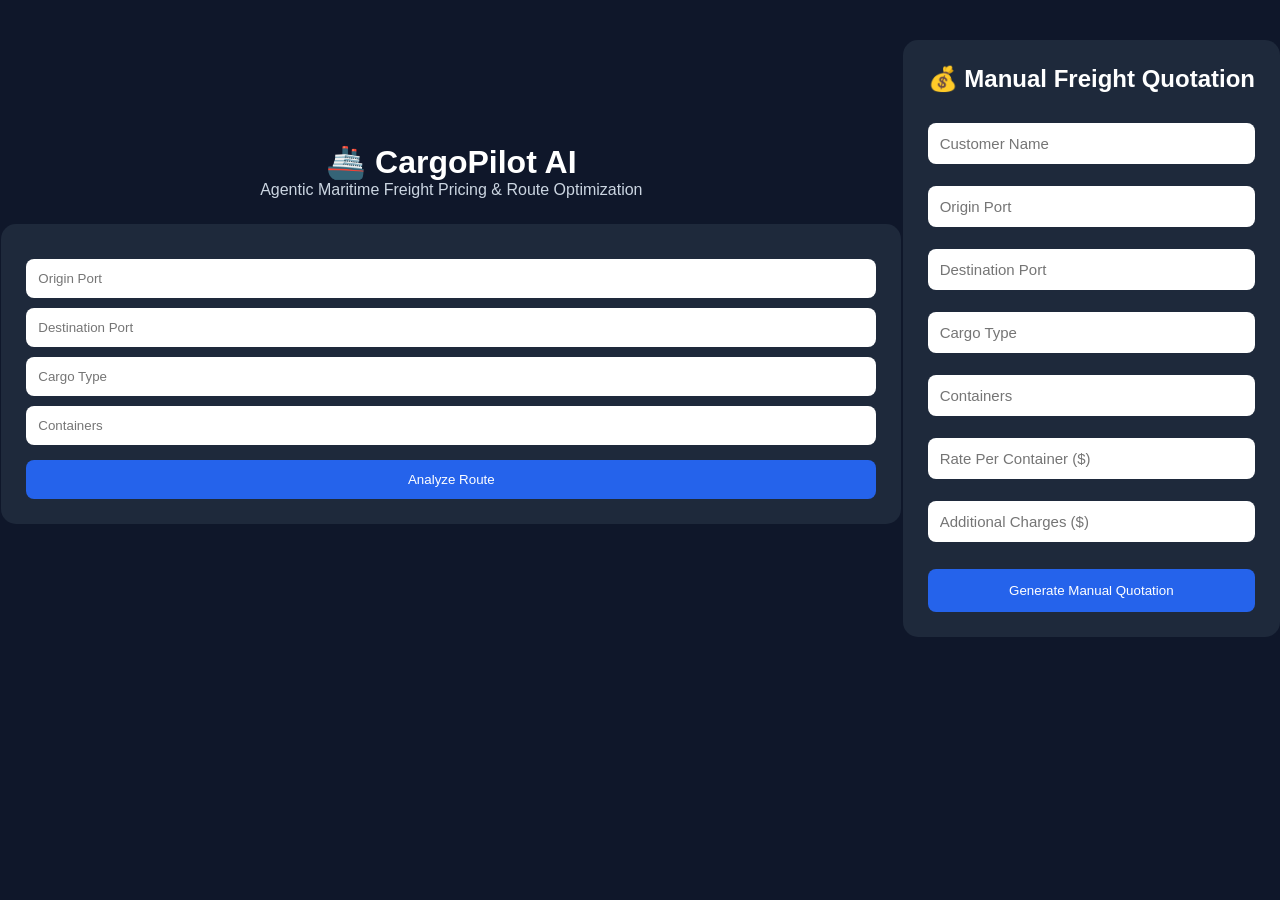
<file: frontend/index.html>
<!DOCTYPE html>
<html>
<head>
    <title>CargoPilot AI</title>
    <link rel="stylesheet" href="style.css">
</head>
<body>

<div class="container">

    <h1>🚢 CargoPilot AI</h1>
    <p>Agentic Maritime Freight Pricing & Route Optimization</p>

    <div class="card">

        <input type="text"
               id="origin"
               placeholder="Origin Port">

        <input type="text"
               id="destination"
               placeholder="Destination Port">

        <input type="text"
               id="cargo"
               placeholder="Cargo Type">

        <input type="number"
               id="containers"
               placeholder="Containers">

        <button onclick="analyzeRoute()">
            Analyze Route
        </button>

    </div>

    <div id="result"></div>

</div>

<script src="script.js"></script>

</body>
</html>
<section class="manual-quotation">

    <h2>💰 Manual Freight Quotation</h2>

    <div class="quotation-form">

        <input type="text" id="customerName"
            placeholder="Customer Name">

        <input type="text" id="manualOrigin"
            placeholder="Origin Port">

        <input type="text" id="manualDestination"
            placeholder="Destination Port">

        <input type="text" id="manualCargo"
            placeholder="Cargo Type">

        <input type="number" id="manualContainers"
            placeholder="Containers">

        <input type="number" id="ratePerContainer"
            placeholder="Rate Per Container ($)">

        <input type="number" id="additionalCharges"
            placeholder="Additional Charges ($)">

        <button onclick="generateManualQuotation()">
            Generate Manual Quotation
        </button>

    </div>

    <div id="manualQuotationResult"></div>

</section>
</file>
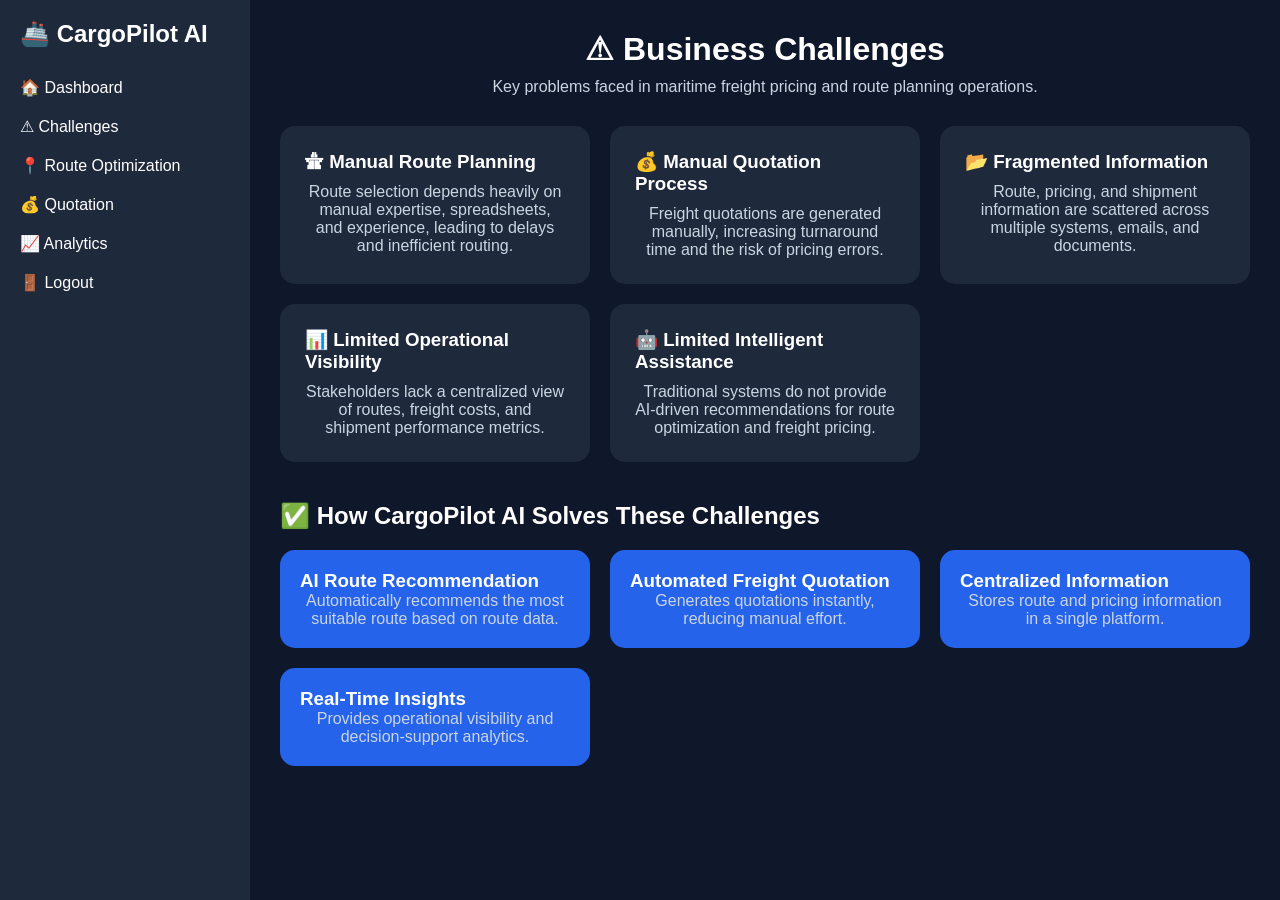
<file: frontend/challenges.html>
<!DOCTYPE html>
<html lang="en">
<head>
    <meta charset="UTF-8">
    <meta name="viewport" content="width=device-width, initial-scale=1.0">
    <title>Business Challenges | CargoPilot AI</title>
    <link rel="stylesheet" href="style.css">
</head>
<body>

    <!-- Sidebar -->
    <div class="sidebar">

        <h2>🚢 CargoPilot AI</h2>

        <ul>
            <li><a href="dashboard.html">🏠 Dashboard</a></li>
            <li><a href="challenges.html">⚠ Challenges</a></li>
            <li><a href="route-optimization.html">📍 Route Optimization</a></li>
            <li><a href="quotation.html">💰 Quotation</a></li>
            <li><a href="analytics.html">📈 Analytics</a></li>
            <li><a href="login.html">🚪 Logout</a></li>
        </ul>

    </div>

    <!-- Main Content -->
    <div class="main-content">

        <div class="page-header">
            <h1>⚠ Business Challenges</h1>
            <p>
                Key problems faced in maritime freight pricing
                and route planning operations.
            </p>
        </div>

        <div class="challenge-grid">

            <div class="challenge-card">
                <h3>🛣 Manual Route Planning</h3>
                <p>
                    Route selection depends heavily on manual
                    expertise, spreadsheets, and experience,
                    leading to delays and inefficient routing.
                </p>
            </div>

            <div class="challenge-card">
                <h3>💰 Manual Quotation Process</h3>
                <p>
                    Freight quotations are generated manually,
                    increasing turnaround time and the risk
                    of pricing errors.
                </p>
            </div>

            <div class="challenge-card">
                <h3>📂 Fragmented Information</h3>
                <p>
                    Route, pricing, and shipment information
                    are scattered across multiple systems,
                    emails, and documents.
                </p>
            </div>

            <div class="challenge-card">
                <h3>📊 Limited Operational Visibility</h3>
                <p>
                    Stakeholders lack a centralized view of
                    routes, freight costs, and shipment
                    performance metrics.
                </p>
            </div>

            <div class="challenge-card">
                <h3>🤖 Limited Intelligent Assistance</h3>
                <p>
                    Traditional systems do not provide
                    AI-driven recommendations for route
                    optimization and freight pricing.
                </p>
            </div>

        </div>

        <!-- Solution Section -->

        <div class="solution-section">

            <h2>✅ How CargoPilot AI Solves These Challenges</h2>

            <div class="solution-grid">

                <div class="solution-card">
                    <h3>AI Route Recommendation</h3>
                    <p>
                        Automatically recommends the most
                        suitable route based on route data.
                    </p>
                </div>

                <div class="solution-card">
                    <h3>Automated Freight Quotation</h3>
                    <p>
                        Generates quotations instantly,
                        reducing manual effort.
                    </p>
                </div>

                <div class="solution-card">
                    <h3>Centralized Information</h3>
                    <p>
                        Stores route and pricing information
                        in a single platform.
                    </p>
                </div>

                <div class="solution-card">
                    <h3>Real-Time Insights</h3>
                    <p>
                        Provides operational visibility and
                        decision-support analytics.
                    </p>
                </div>

            </div>

        </div>

    </div>

</body>
</html>
</file>
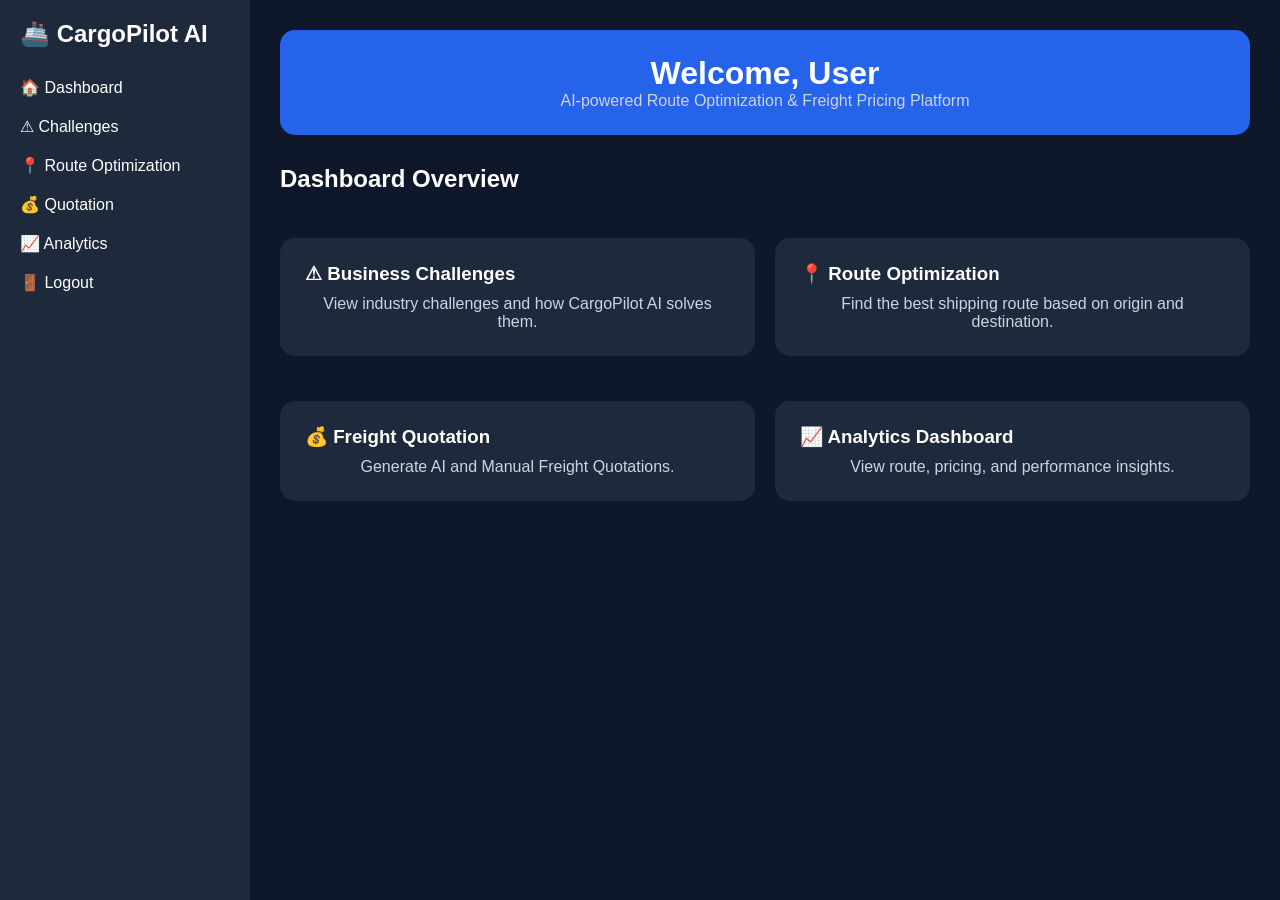
<file: frontend/dashboard.html>
<!DOCTYPE html>
<html lang="en">
<head>
    <meta charset="UTF-8">
    <meta name="viewport" content="width=device-width, initial-scale=1.0">
    <title>CargoPilot AI Dashboard</title>
    <link rel="stylesheet" href="style.css">
</head>
<body>

    <!-- Sidebar -->
    <div class="sidebar">

        <h2>🚢 CargoPilot AI</h2>

        <ul>
            <li><a href="dashboard.html">🏠 Dashboard</a></li>
            <li><a href="challenges.html">⚠ Challenges</a></li>
            <li><a href="route-optimization.html">📍 Route Optimization</a></li>
            <li><a href="quotation.html">💰 Quotation</a></li>
            <li><a href="analytics.html">📈 Analytics</a></li>
            <li><a href="login.html">🚪 Logout</a></li>
        </ul>

    </div>

    <!-- Main Content -->
    <div class="main-content">

        <div class="welcome-banner">

            <h1>
                Welcome,
                <span id="username">User</span>
            </h1>

            <p>
                AI-powered Route Optimization &
                Freight Pricing Platform
            </p>

        </div>

        <h2>Dashboard Overview</h2>

        <div class="dashboard-cards">

            <div class="card"
                 onclick="window.location.href='challenges.html'">

                <h3>⚠ Business Challenges</h3>

                <p>
                    View industry challenges and
                    how CargoPilot AI solves them.
                </p>

            </div>

            <div class="card"
                 onclick="window.location.href='route-optimization.html'">

                <h3>📍 Route Optimization</h3>

                <p>
                    Find the best shipping route
                    based on origin and destination.
                </p>

            </div>

            <div class="card"
                 onclick="window.location.href='quotation.html'">

                <h3>💰 Freight Quotation</h3>

                <p>
                    Generate AI and Manual
                    Freight Quotations.
                </p>

            </div>

            <div class="card"
                 onclick="window.location.href='analytics.html'">

                <h3>📈 Analytics Dashboard</h3>

                <p>
                    View route, pricing,
                    and performance insights.
                </p>

            </div>

        </div>

    </div>

<script>

const username =
    localStorage.getItem("username");

if(username){
    document.getElementById("username")
        .innerText = username;
}

</script>

</body>
</html>
</file>
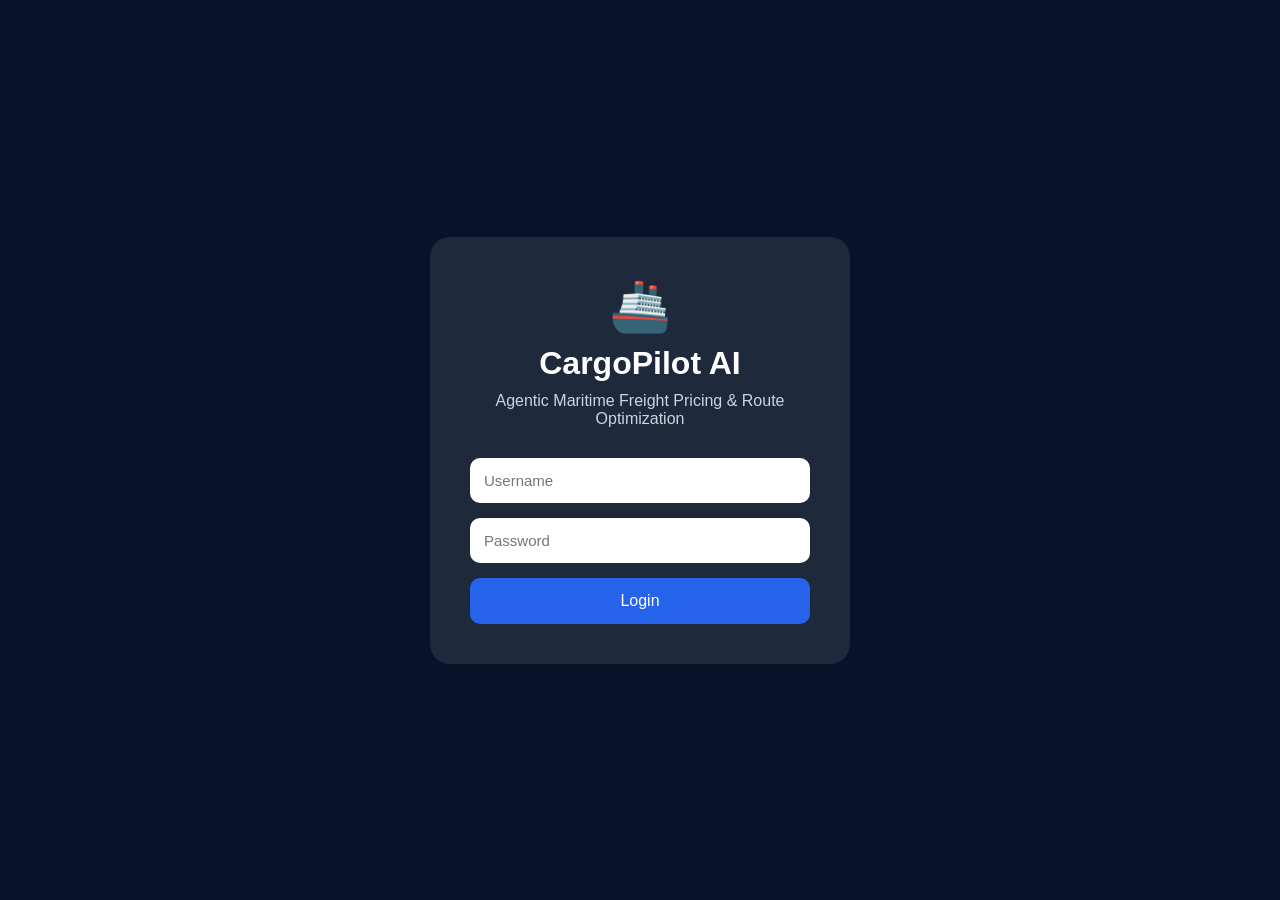
<file: frontend/logi.html>
<!DOCTYPE html>
<html lang="en">
<head>
    <meta charset="UTF-8">
    <meta name="viewport" content="width=device-width, initial-scale=1.0">
    <title>CargoPilot AI Login</title>

    <style>

        *{
            margin:0;
            padding:0;
            box-sizing:border-box;
            font-family:Arial,sans-serif;
        }

        body{
            height:100vh;
            display:flex;
            justify-content:center;
            align-items:center;
            background:#081229;
        }

        .login-container{

            width:420px;
            background:#1e293b;
            padding:40px;
            border-radius:20px;
            text-align:center;
            color:white;

        }

        .logo{
            font-size:50px;
            margin-bottom:10px;
        }

        h1{
            margin-bottom:10px;
        }

        .subtitle{
            color:#cbd5e1;
            margin-bottom:30px;
        }

        input{

            width:100%;
            padding:14px;
            margin-bottom:15px;
            border:none;
            border-radius:10px;
            font-size:15px;

        }

        button{

            width:100%;
            padding:14px;
            background:#2563eb;
            color:white;
            border:none;
            border-radius:10px;
            cursor:pointer;
            font-size:16px;

        }

        button:hover{
            background:#1d4ed8;
        }

        .register-link{
            margin-top:20px;
            color:#cbd5e1;
        }

        .register-link a{
            color:#60a5fa;
            text-decoration:none;
        }

    </style>

</head>

<body>

<div class="login-container">

    <div class="logo">🚢</div>

    <h1>CargoPilot AI</h1>

    <p class="subtitle">
        Agentic Maritime Freight Pricing &
        Route Optimization
    </p>

    <input
        type="text"
        id="username"
        placeholder="Username">

    <input
        type="password"
        id="password"
        placeholder="Password">

    <button onclick="login()">
        Login
    </button>

</div>

<script>

async function login(){

    const username =
        document.getElementById("username").value;

    const password =
        document.getElementById("password").value;

    if(username === "" || password === ""){

        alert("Please enter username and password");

        return;
    }

    try{

        const response =
            await fetch(
                "http://127.0.0.1:8000/login",
                {
                    method:"POST",
                    headers:{
                        "Content-Type":"application/json"
                    },
                    body:JSON.stringify({
                        username,
                        password
                    })
                }
            );

        const data =
            await response.json();

        if(data.message === "Login successful"){

            localStorage.setItem(
                "username",
                username
            );

            window.location.href =
                "dashboard.html";
        }
        else{

            alert("Wrong password");
        }

    }
    catch(error){

        alert(
            "Backend not running. Please start FastAPI server."
        );

        console.error(error);
    }
}

</script>

</body>
</html>
</file>
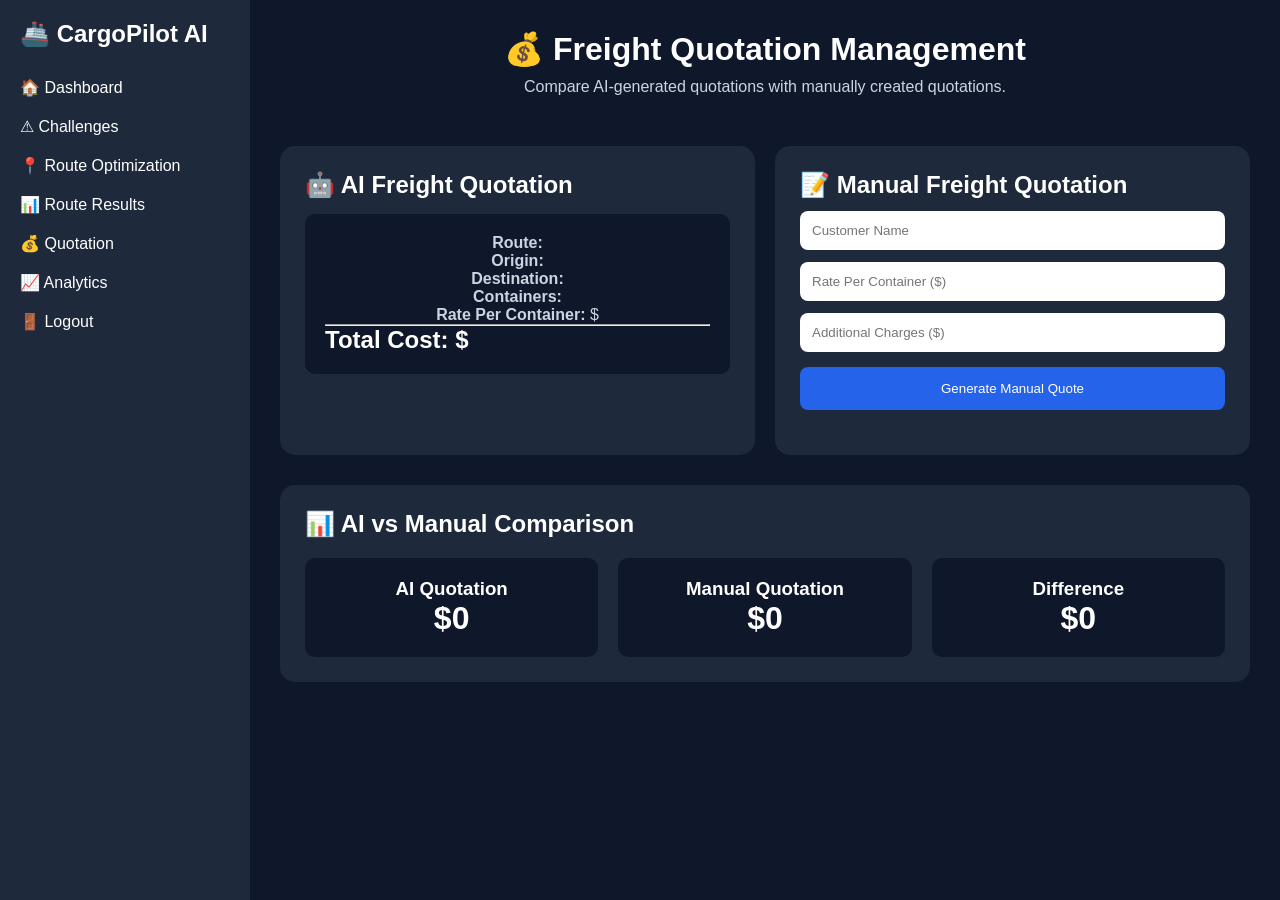
<file: frontend/quotation.html>
<!DOCTYPE html>
<html lang="en">
<head>
<meta charset="UTF-8">
<meta name="viewport" content="width=device-width, initial-scale=1.0">
<title>Freight Quotation | CargoPilot AI</title>
<link rel="stylesheet" href="style.css">
</head>

<body>

<div class="sidebar">

    <h2>🚢 CargoPilot AI</h2>

    <ul>
        <li><a href="dashboard.html">🏠 Dashboard</a></li>
        <li><a href="challenges.html">⚠ Challenges</a></li>
        <li><a href="route-optimization.html">📍 Route Optimization</a></li>
        <li><a href="route-results.html">📊 Route Results</a></li>
        <li><a href="quotation.html">💰 Quotation</a></li>
        <li><a href="analytics.html">📈 Analytics</a></li>
        <li><a href="login.html">🚪 Logout</a></li>
    </ul>

</div>

<div class="main-content">

    <div class="page-header">
        <h1>💰 Freight Quotation Management</h1>
        <p>
            Compare AI-generated quotations with manually created quotations.
        </p>
    </div>

    <div class="quotation-container">

        <!-- AI Quotation -->

        <div class="quotation-card">

            <h2>🤖 AI Freight Quotation</h2>

            <div class="quotation-box">

                <p><strong>Route:</strong> <span id="aiRoute"></span></p>

                <p><strong>Origin:</strong> <span id="aiOrigin"></span></p>

                <p><strong>Destination:</strong> <span id="aiDestination"></span></p>

                <p><strong>Containers:</strong> <span id="aiContainers"></span></p>

                <p><strong>Rate Per Container:</strong> $<span id="aiRate"></span></p>

                <hr>

                <h2>
                    Total Cost:
                    $<span id="aiTotal"></span>
                </h2>

            </div>

        </div>

        <!-- Manual Quotation -->

        <div class="quotation-card">

            <h2>📝 Manual Freight Quotation</h2>

            <input
                type="text"
                id="customerName"
                placeholder="Customer Name">

            <input
                type="number"
                id="manualRate"
                placeholder="Rate Per Container ($)">

            <input
                type="number"
                id="additionalCharges"
                placeholder="Additional Charges ($)">

            <button
                class="generate-btn"
                onclick="generateManualQuote()">
                Generate Manual Quote
            </button>

            <div
                id="manualQuoteResult"
                style="margin-top:20px;">
            </div>

        </div>

    </div>

    <!-- Comparison Section -->

    <div class="comparison-card">

        <h2>📊 AI vs Manual Comparison</h2>

        <div class="comparison-grid">

            <div class="compare-box">

                <h3>AI Quotation</h3>

                <h1 id="compareAI">$0</h1>

            </div>

            <div class="compare-box">

                <h3>Manual Quotation</h3>

                <h1 id="compareManual">$0</h1>

            </div>

            <div class="compare-box">

                <h3>Difference</h3>

                <h1 id="difference">$0</h1>

            </div>

        </div>

    </div>

</div>

<script>

const data =
    JSON.parse(
        localStorage.getItem("routeData")
    );

let aiTotalCost = 0;

if(data){

    const containers =
        data.containers || 1;

    aiTotalCost =
        data.base_freight_usd * containers;

    document.getElementById("aiRoute")
        .innerText = data.route_id;

    document.getElementById("aiOrigin")
        .innerText = data.origin;

    document.getElementById("aiDestination")
        .innerText = data.destination;

    document.getElementById("aiContainers")
        .innerText = containers;

    document.getElementById("aiRate")
        .innerText = data.base_freight_usd;

    document.getElementById("aiTotal")
        .innerText = aiTotalCost.toLocaleString();

    document.getElementById("compareAI")
        .innerText = "$" +
        aiTotalCost.toLocaleString();
}

function generateManualQuote(){

    const rate =
        parseFloat(
            document.getElementById("manualRate").value
        );

    const additional =
        parseFloat(
            document.getElementById("additionalCharges").value
        ) || 0;

    const containers =
        data.containers || 1;

    const manualTotal =
        (rate * containers) + additional;

    const quoteId =
        "QT-" + Math.floor(
            Math.random() * 10000
        );

    document.getElementById(
        "manualQuoteResult"
    ).innerHTML = `

        <div class="quotation-box">

            <p><strong>Quotation ID:</strong> ${quoteId}</p>

            <p><strong>Customer:</strong>
            ${document.getElementById("customerName").value}</p>

            <p><strong>Containers:</strong>
            ${containers}</p>

            <p><strong>Rate:</strong>
            $${rate}</p>

            <p><strong>Additional Charges:</strong>
            $${additional}</p>

            <hr>

            <h2>Total Cost: $${manualTotal.toLocaleString()}</h2>

        </div>

    `;

    document.getElementById("compareManual")
        .innerText =
        "$" + manualTotal.toLocaleString();

    document.getElementById("difference")
        .innerText =
        "$" + Math.abs(
            manualTotal - aiTotalCost
        ).toLocaleString();
}

</script>

</body>
</html>
</file>
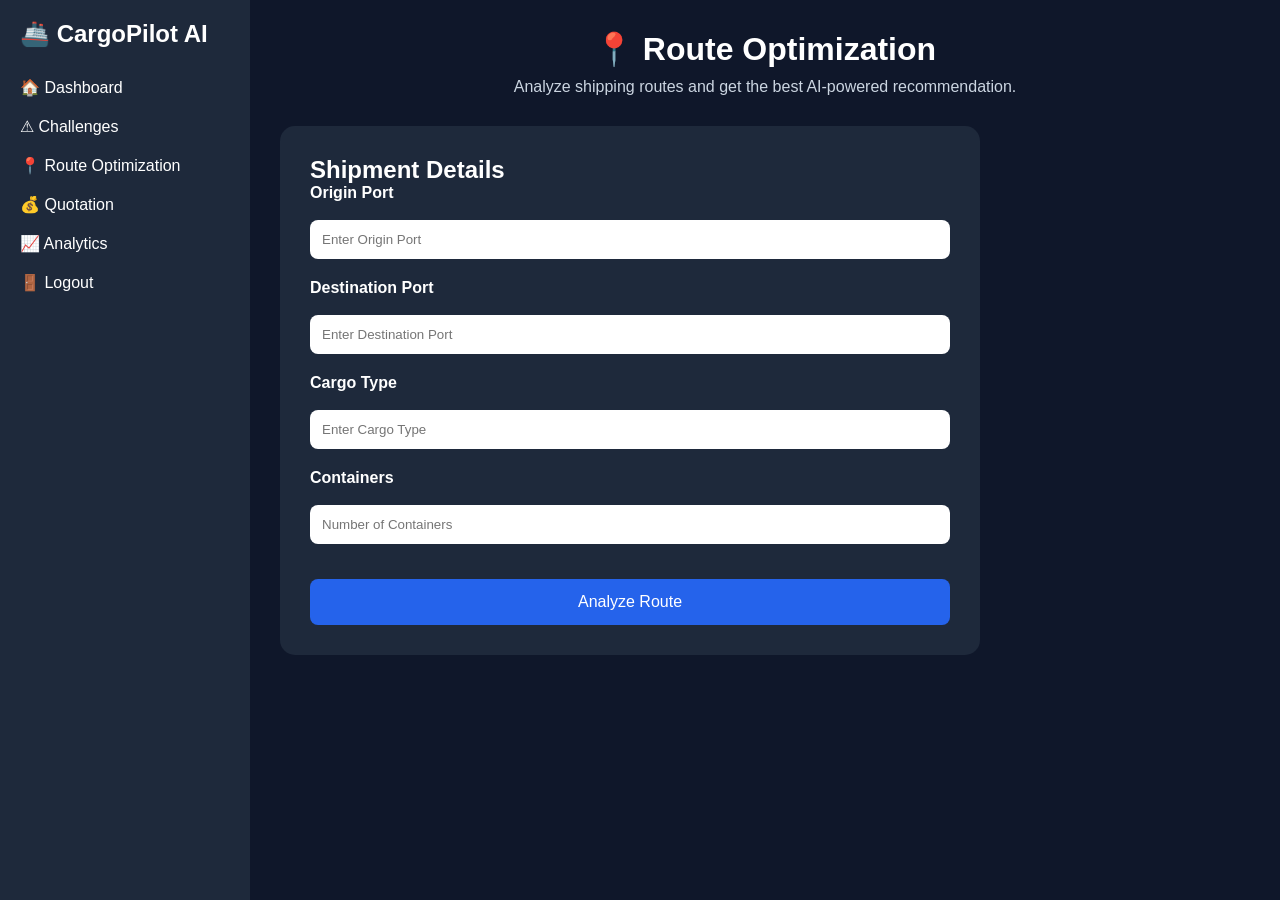
<file: frontend/route-optimization.html>
<!DOCTYPE html>
<html lang="en">
<head>
    <meta charset="UTF-8">
    <meta name="viewport" content="width=device-width, initial-scale=1.0">
    <title>Route Optimization | CargoPilot AI</title>
    <link rel="stylesheet" href="style.css">
</head>
<body>

    <!-- Sidebar -->
    <div class="sidebar">

        <h2>🚢 CargoPilot AI</h2>

        <ul>
            <li><a href="dashboard.html">🏠 Dashboard</a></li>
            <li><a href="challenges.html">⚠ Challenges</a></li>
            <li><a href="route-optimization.html">📍 Route Optimization</a></li>
            <li><a href="quotation.html">💰 Quotation</a></li>
            <li><a href="analytics.html">📈 Analytics</a></li>
            <li><a href="login.html">🚪 Logout</a></li>
        </ul>

    </div>

    <!-- Main Content -->
    <div class="main-content">

        <div class="page-header">
            <h1>📍 Route Optimization</h1>
            <p>
                Analyze shipping routes and get the
                best AI-powered recommendation.
            </p>
        </div>

        <div class="route-form-card">

            <h2>Shipment Details</h2>

            <div class="form-group">
                <label>Origin Port</label>
                <input
                    type="text"
                    id="origin"
                    placeholder="Enter Origin Port"
                >
            </div>

            <div class="form-group">
                <label>Destination Port</label>
                <input
                    type="text"
                    id="destination"
                    placeholder="Enter Destination Port"
                >
            </div>

            <div class="form-group">
                <label>Cargo Type</label>
                <input
                    type="text"
                    id="cargo_type"
                    placeholder="Enter Cargo Type"
                >
            </div>

            <div class="form-group">
                <label>Containers</label>
                <input
                    type="number"
                    id="containers"
                    placeholder="Number of Containers"
                >
            </div>

            <button
                class="analyze-btn"
                onclick="analyzeRoute()">
                Analyze Route
            </button>

        </div>

        <div
            id="routeResult"
            class="result-card"
            style="display:none;">
        </div>

    </div>

<script>

async function analyzeRoute(){

    const origin =
        document.getElementById("origin").value;

    const destination =
        document.getElementById("destination").value;

    const cargo_type =
        document.getElementById("cargo_type").value;

    const containers =
        parseInt(
            document.getElementById("containers").value
        );

    try{

        const response =
            await fetch(
                "http://127.0.0.1:8000/api/routes/analyze",
                {
                    method:"POST",
                    headers:{
                        "Content-Type":"application/json"
                    },
                    body:JSON.stringify({
                        origin,
                        destination,
                        cargo_type,
                        containers
                    })
                }
            );

        const data =
            await response.json();

        document.getElementById(
            "routeResult"
        ).style.display = "block";

        document.getElementById(
            "routeResult"
        ).innerHTML = `

            <h2>📊 AI Recommended Route</h2>

            <div class="success-badge">
                ✓ AI Recommended
            </div>

            <p>
                <strong>Route ID:</strong>
                ${data.route_id}
            </p>

            <p>
                <strong>Origin:</strong>
                ${data.origin}
            </p>

            <p>
                <strong>Destination:</strong>
                ${data.destination}
            </p>

            <p>
                <strong>Distance:</strong>
                ${data.distance_nm} NM
            </p>

            <p>
                <strong>Transit Days:</strong>
                ${data.transit_days}
            </p>

            <p>
                <strong>Transshipments:</strong>
                ${data.transshipments}
            </p>

            <p>
                <strong>Route Type:</strong>
                ${data.route_type}
            </p>

            <p>
                <strong>Base Freight:</strong>
                $${data.base_freight_usd}
            </p>

        `;

        localStorage.setItem(
            "routeData",
            JSON.stringify(data)
        );

    }
    catch(error){

        alert(
            "Unable to connect to backend."
        );

        console.error(error);
    }
}

</script>

</body>
</html>
</file>
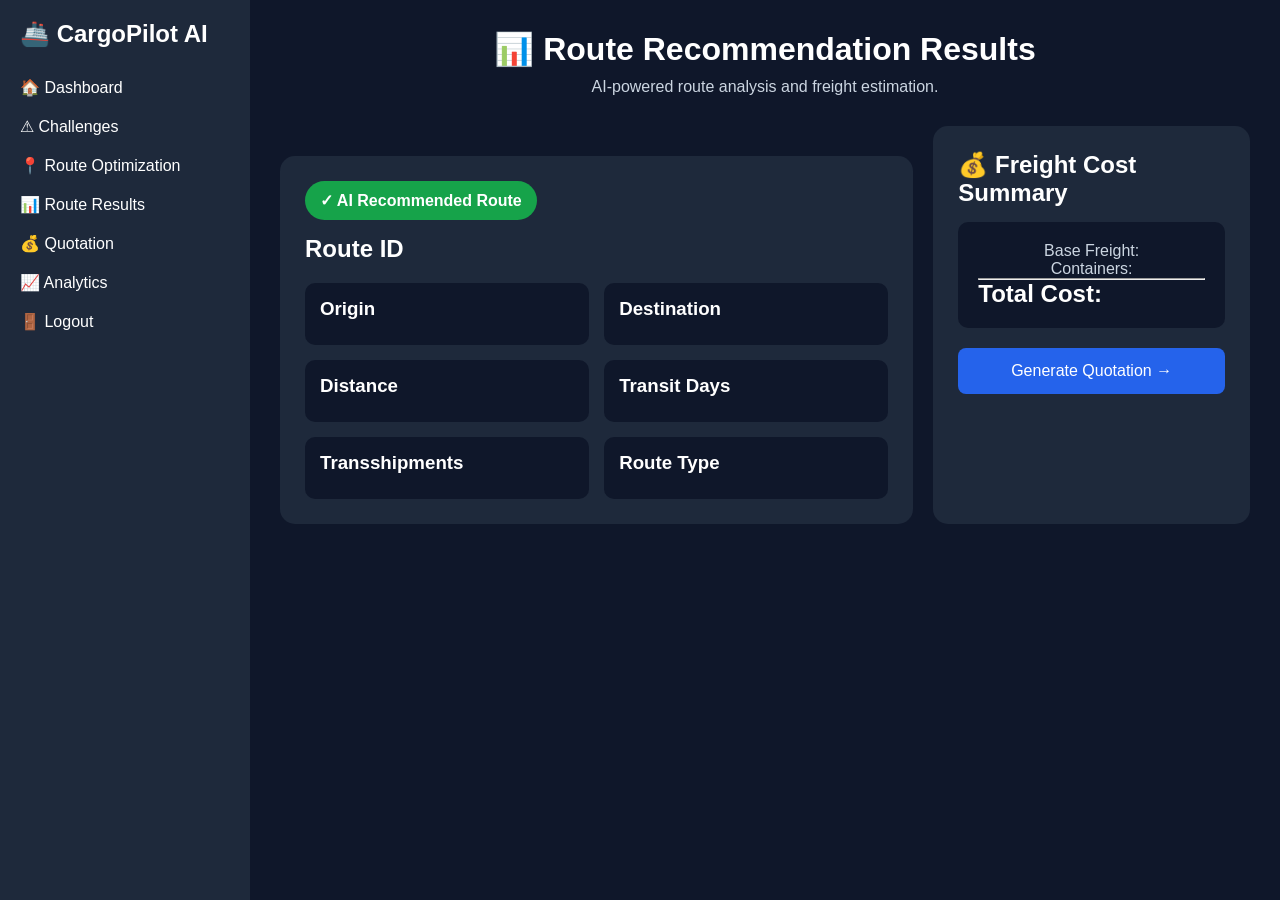
<file: frontend/route-results.html>
<!DOCTYPE html>
<html lang="en">
<head>
<meta charset="UTF-8">
<meta name="viewport" content="width=device-width, initial-scale=1.0">
<title>Route Results | CargoPilot AI</title>
<link rel="stylesheet" href="style.css">
</head>

<body>

<div class="sidebar">

    <h2>🚢 CargoPilot AI</h2>

    <ul>
        <li><a href="dashboard.html">🏠 Dashboard</a></li>
        <li><a href="challenges.html">⚠ Challenges</a></li>
        <li><a href="route-optimization.html">📍 Route Optimization</a></li>
        <li><a href="route-results.html">📊 Route Results</a></li>
        <li><a href="quotation.html">💰 Quotation</a></li>
        <li><a href="analytics.html">📈 Analytics</a></li>
        <li><a href="login.html">🚪 Logout</a></li>
    </ul>

</div>

<div class="main-content">

    <div class="page-header">
        <h1>📊 Route Recommendation Results</h1>
        <p>
            AI-powered route analysis and freight estimation.
        </p>
    </div>

    <div class="results-container">

        <div class="result-card">

            <div class="status-badge">
                ✓ AI Recommended Route
            </div>

            <h2 id="routeId">Route ID</h2>

            <div class="result-grid">

                <div class="info-box">
                    <h3>Origin</h3>
                    <p id="origin"></p>
                </div>

                <div class="info-box">
                    <h3>Destination</h3>
                    <p id="destination"></p>
                </div>

                <div class="info-box">
                    <h3>Distance</h3>
                    <p id="distance"></p>
                </div>

                <div class="info-box">
                    <h3>Transit Days</h3>
                    <p id="days"></p>
                </div>

                <div class="info-box">
                    <h3>Transshipments</h3>
                    <p id="transshipments"></p>
                </div>

                <div class="info-box">
                    <h3>Route Type</h3>
                    <p id="routeType"></p>
                </div>

            </div>

        </div>

        <div class="freight-card">

            <h2>💰 Freight Cost Summary</h2>

            <div class="cost-box">

                <p>
                    Base Freight:
                    <strong id="freight"></strong>
                </p>

                <p>
                    Containers:
                    <strong id="containers"></strong>
                </p>

                <hr>

                <h2>
                    Total Cost:
                    <span id="totalCost"></span>
                </h2>

            </div>

            <button
                class="next-btn"
                onclick="window.location.href='quotation.html'">
                Generate Quotation →
            </button>

        </div>

    </div>

</div>

<script>

const data =
    JSON.parse(
        localStorage.getItem("routeData")
    );

if(data){

    document.getElementById("routeId")
        .innerText = data.route_id;

    document.getElementById("origin")
        .innerText = data.origin;

    document.getElementById("destination")
        .innerText = data.destination;

    document.getElementById("distance")
        .innerText =
        data.distance_nm + " NM";

    document.getElementById("days")
        .innerText =
        data.transit_days + " Days";

    document.getElementById("transshipments")
        .innerText =
        data.transshipments;

    document.getElementById("routeType")
        .innerText =
        data.route_type;

    document.getElementById("freight")
        .innerText =
        "$" + data.base_freight_usd;

    const containers = 10;

    document.getElementById("containers")
        .innerText = containers;

    const total =
        data.base_freight_usd * containers;

    document.getElementById("totalCost")
        .innerText =
        "$" + total.toLocaleString();
}

</script>

</body>
</html>
</file>
<file: frontend/style.css>
body{
    margin:0;
    font-family:Arial,sans-serif;
    background:#0f172a;
    color:white;
}

.container{
    width:80%;
    max-width:900px;
    margin:auto;
    padding-top:50px;
}

h1{
    text-align:center;
}

p{
    text-align:center;
    color:#cbd5e1;
}

.card{
    background:#1e293b;
    padding:25px;
    border-radius:12px;
    margin-top:25px;
}

input{
    width:100%;
    padding:12px;
    margin-top:10px;
    border:none;
    border-radius:8px;
}

button{
    width:100%;
    padding:12px;
    margin-top:15px;
    background:#2563eb;
    color:white;
    border:none;
    border-radius:8px;
    cursor:pointer;
}

button:hover{
    background:#1d4ed8;
}

#result{
    margin-top:20px;
}
.result-card{
    background:#1e293b;
    padding:20px;
    border-radius:12px;
}
.manual-quotation{
    margin-top:40px;
    background:#1e293b;
    padding:25px;
    border-radius:15px;
}

.manual-quotation h2{
    color:white;
    margin-bottom:20px;
}

.quotation-form{
    display:flex;
    flex-direction:column;
    gap:12px;
}

.quotation-form input{
    padding:12px;
    border:none;
    border-radius:8px;
    font-size:15px;
}

.quotation-form button{
    padding:14px;
    background:#2563eb;
    color:white;
    border:none;
    border-radius:8px;
    cursor:pointer;
}

.quotation-card{
    margin-top:20px;
    background:#0f172a;
    padding:20px;
    border-radius:10px;
    color:white;
}

.quotation-card h3{
    margin-bottom:15px;
}
.page-header{
    margin-bottom:30px;
}

.page-header h1{
    margin-bottom:10px;
}

.challenge-grid{
    display:grid;
    grid-template-columns:repeat(auto-fit,minmax(280px,1fr));
    gap:20px;
}

.challenge-card{
    background:#1e293b;
    padding:25px;
    border-radius:15px;
    transition:0.3s;
}

.challenge-card:hover{
    transform:translateY(-5px);
}

.challenge-card h3{
    margin-bottom:10px;
}

.solution-section{
    margin-top:40px;
}

.solution-grid{
    display:grid;
    grid-template-columns:repeat(auto-fit,minmax(250px,1fr));
    gap:20px;
    margin-top:20px;
}

.solution-card{
    background:#2563eb;
    padding:20px;
    border-radius:15px;
}
*{
    margin:0;
    padding:0;
    box-sizing:border-box;
    font-family:Arial, sans-serif;
}

body{
    display:flex;
    background:#0f172a;
    color:white;
}

.sidebar{
    width:250px;
    height:100vh;
    background:#1e293b;
    padding:20px;
}

.sidebar h2{
    margin-bottom:30px;
}

.sidebar ul{
    list-style:none;
}

.sidebar ul li{
    margin:20px 0;
}

.sidebar ul li a{
    color:white;
    text-decoration:none;
    font-size:16px;
}

.main-content{
    flex:1;
    padding:30px;
}

.welcome-banner{
    background:#2563eb;
    padding:25px;
    border-radius:15px;
    margin-bottom:30px;
}

.dashboard-cards{
    display:grid;
    grid-template-columns:repeat(2,1fr);
    gap:20px;
    margin-top:20px;
}

.card{
    background:#1e293b;
    padding:25px;
    border-radius:15px;
    cursor:pointer;
    transition:0.3s;
}

.card:hover{
    transform:translateY(-5px);
}

.card h3{
    margin-bottom:10px;
}
.route-form-card{
    background:#1e293b;
    padding:30px;
    border-radius:15px;
    max-width:700px;
}

.form-group{
    margin-bottom:20px;
}

.form-group label{
    display:block;
    margin-bottom:8px;
    font-weight:bold;
}

.form-group input{
    width:100%;
    padding:12px;
    border:none;
    border-radius:8px;
}

.analyze-btn{
    width:100%;
    padding:14px;
    background:#2563eb;
    color:white;
    border:none;
    border-radius:8px;
    cursor:pointer;
    font-size:16px;
}

.analyze-btn:hover{
    background:#1d4ed8;
}

.result-card{
    background:#1e293b;
    margin-top:30px;
    padding:25px;
    border-radius:15px;
}

.success-badge{
    display:inline-block;
    background:#16a34a;
    padding:8px 15px;
    border-radius:20px;
    margin:15px 0;
    font-weight:bold;
}
.results-container{
    display:grid;
    grid-template-columns:2fr 1fr;
    gap:20px;
}

.result-card,
.freight-card{
    background:#1e293b;
    padding:25px;
    border-radius:15px;
}

.status-badge{
    background:#16a34a;
    display:inline-block;
    padding:10px 15px;
    border-radius:20px;
    margin-bottom:15px;
    font-weight:bold;
}

.result-grid{
    display:grid;
    grid-template-columns:repeat(2,1fr);
    gap:15px;
    margin-top:20px;
}

.info-box{
    background:#0f172a;
    padding:15px;
    border-radius:10px;
}

.info-box h3{
    margin-bottom:10px;
}

.cost-box{
    background:#0f172a;
    padding:20px;
    border-radius:10px;
    margin-top:15px;
}

.next-btn{
    width:100%;
    margin-top:20px;
    padding:14px;
    border:none;
    background:#2563eb;
    color:white;
    border-radius:8px;
    cursor:pointer;
    font-size:16px;
}

.next-btn:hover{
    background:#1d4ed8;
}
.quotation-container{
    display:grid;
    grid-template-columns:1fr 1fr;
    gap:20px;
}

.quotation-card{
    background:#1e293b;
    padding:25px;
    border-radius:15px;
}

.quotation-card input{
    width:100%;
    padding:12px;
    margin-top:12px;
    border:none;
    border-radius:8px;
}

.generate-btn{
    width:100%;
    margin-top:15px;
    padding:14px;
    background:#2563eb;
    color:white;
    border:none;
    border-radius:8px;
    cursor:pointer;
}

.quotation-box{
    background:#0f172a;
    padding:20px;
    border-radius:10px;
    margin-top:15px;
}

.comparison-card{
    margin-top:30px;
    background:#1e293b;
    padding:25px;
    border-radius:15px;
}

.comparison-grid{
    display:grid;
    grid-template-columns:repeat(3,1fr);
    gap:20px;
    margin-top:20px;
}

.compare-box{
    background:#0f172a;
    padding:20px;
    border-radius:10px;
    text-align:center;
}
.kpi-grid{
    display:grid;
    grid-template-columns:repeat(4,1fr);
    gap:20px;
    margin-bottom:30px;
}

.kpi-card{
    background:#1e293b;
    padding:25px;
    border-radius:15px;
    text-align:center;
}

.kpi-card h1{
    margin-top:10px;
    color:#60a5fa;
}

.chart-grid{
    display:grid;
    grid-template-columns:1fr 1fr;
    gap:20px;
}

.chart-card{
    background:#1e293b;
    padding:25px;
    border-radius:15px;
}

.chart-card canvas{
    margin-top:20px;
}

.full-width{
    margin-top:20px;
}
</file>
